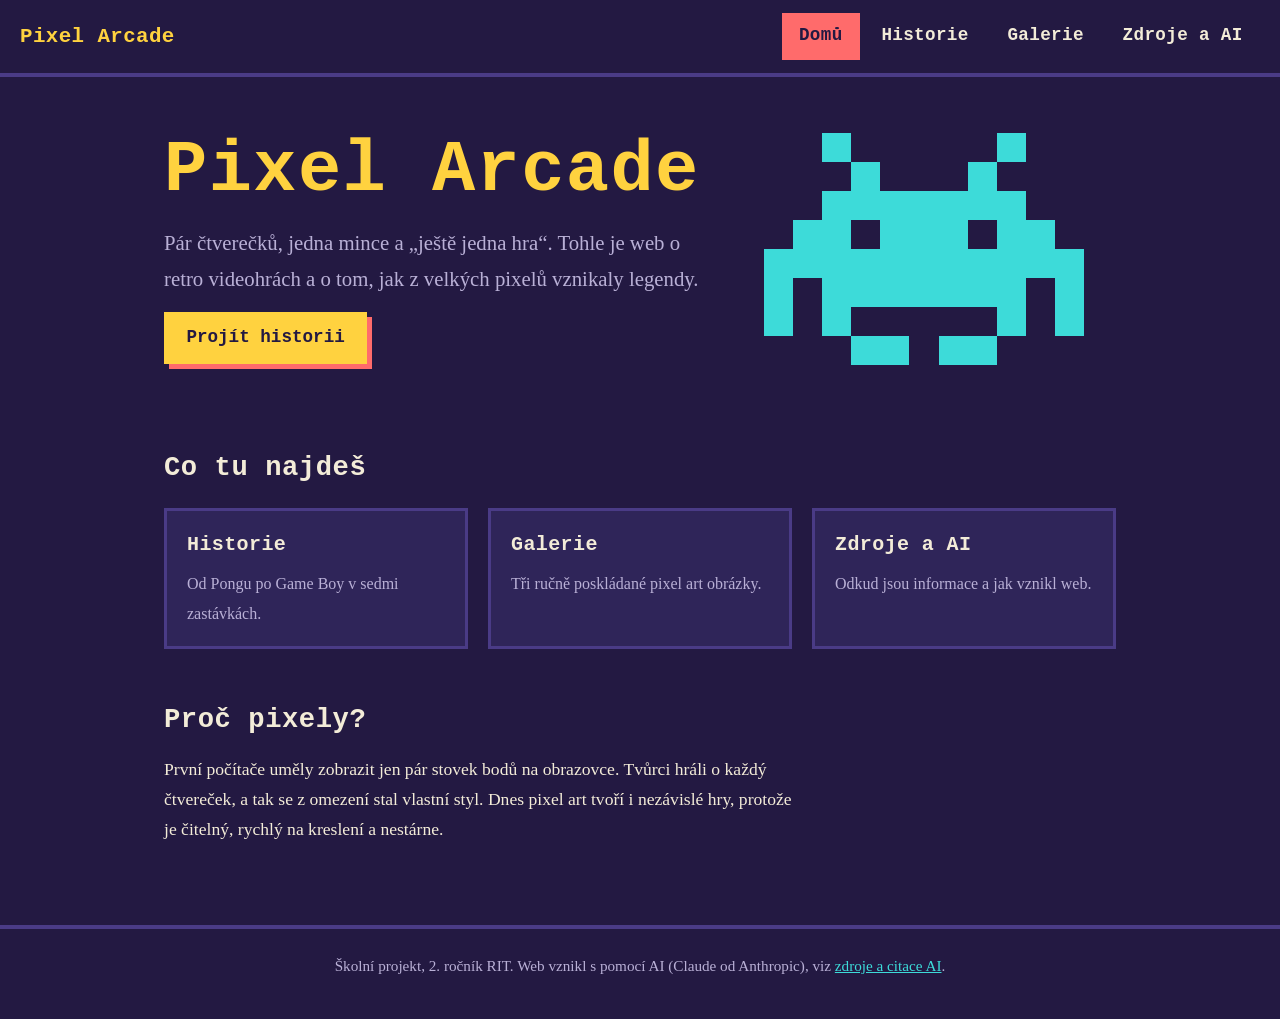
<file: index.html>
<!DOCTYPE html>
<html lang="cs">
<head>
  <meta charset="UTF-8">
  <meta name="viewport" content="width=device-width, initial-scale=1">
  <title>Pixel Arcade – retro videohry</title>
  <meta name="description" content="Malý web o retro videohrách a pixel artu.">
  <link rel="stylesheet" href="style.css">
</head>
<body>
  <header class="web">
    <div class="obal">
      <a class="znacka" href="index.html">Pixel Arcade</a>
      <nav aria-label="Hlavní menu"><ul><li><a href="index.html" aria-current="page">Domů</a></li><li><a href="historie.html">Historie</a></li><li><a href="galerie.html">Galerie</a></li><li><a href="zdroje.html">Zdroje a AI</a></li></ul></nav>
    </div>
  </header>
  <main>
    <section class="hrdina">
      <div>
        <h1>Pixel Arcade</h1>
        <p class="perex">Pár čtverečků, jedna mince a „ještě jedna hra“. Tohle je web o retro videohrách a o tom, jak z velkých pixelů vznikaly legendy.</p>
        <a class="tlacitko" href="historie.html">Projít historii</a>
      </div>
      <img src="img/vetrelec.svg" alt="Pixel art mimozemšťan složený z 11 × 8 čtverečků" width="220" height="160">
    </section>

    <section>
      <h2>Co tu najdeš</h2>
      <div class="rozcesti">
        <a href="historie.html"><h3>Historie</h3><span>Od Pongu po Game Boy v sedmi zastávkách.</span></a>
        <a href="galerie.html"><h3>Galerie</h3><span>Tři ručně poskládané pixel art obrázky.</span></a>
        <a href="zdroje.html"><h3>Zdroje a AI</h3><span>Odkud jsou informace a jak vznikl web.</span></a>
      </div>
    </section>

    <section class="uzky">
      <h2>Proč pixely?</h2>
      <p>První počítače uměly zobrazit jen pár stovek bodů na obrazovce. Tvůrci hráli o každý čtvereček, a tak se z omezení stal vlastní styl. Dnes pixel art tvoří i nezávislé hry, protože je čitelný, rychlý na kreslení a nestárne.</p>
    </section>
  </main>
  <footer class="web">
    <p>Školní projekt, 2. ročník RIT. Web vznikl s pomocí AI (Claude od Anthropic), viz <a href="zdroje.html">zdroje a citace AI</a>.</p>
  </footer>
</body>
</html>
</file>
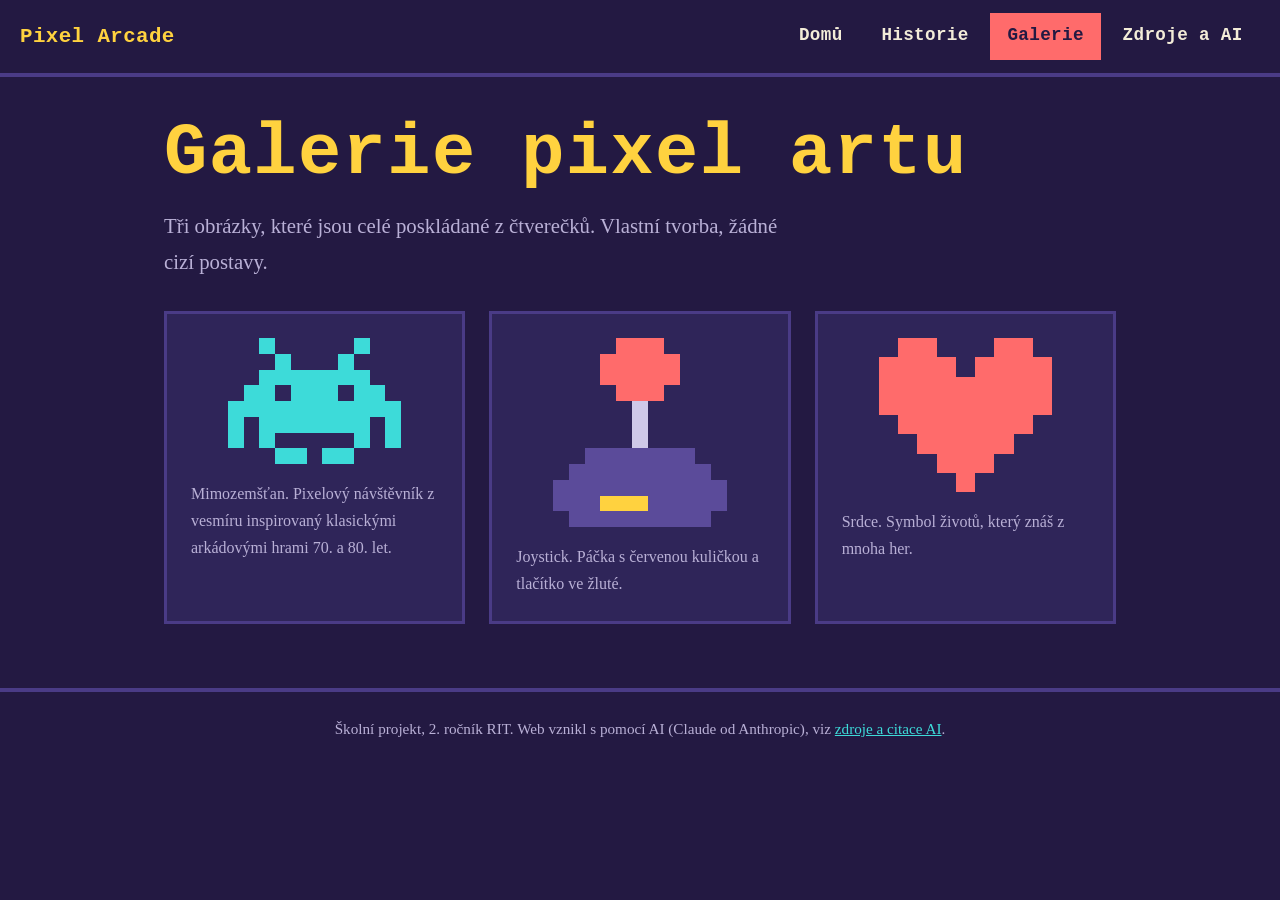
<file: galerie.html>
<!DOCTYPE html>
<html lang="cs">
<head>
  <meta charset="UTF-8">
  <meta name="viewport" content="width=device-width, initial-scale=1">
  <title>Galerie – Pixel Arcade</title>
  <meta name="description" content="Malý web o retro videohrách a pixel artu.">
  <link rel="stylesheet" href="style.css">
</head>
<body>
  <header class="web">
    <div class="obal">
      <a class="znacka" href="index.html">Pixel Arcade</a>
      <nav aria-label="Hlavní menu"><ul><li><a href="index.html">Domů</a></li><li><a href="historie.html">Historie</a></li><li><a href="galerie.html" aria-current="page">Galerie</a></li><li><a href="zdroje.html">Zdroje a AI</a></li></ul></nav>
    </div>
  </header>
  <main>
   <h1>Galerie pixel artu</h1>
    <p class="perex uzky">Tři obrázky, které jsou celé poskládané z čtverečků. Vlastní tvorba, žádné cizí postavy.</p>
    <div class="galerie">
      <figure>
        <img src="img/vetrelec.svg" alt="Tyrkysový pixel art mimozemšťan" width="220" height="160">
        <figcaption>Mimozemšťan. Pixelový návštěvník z vesmíru inspirovaný klasickými arkádovými hrami 70. a 80. let.</figcaption>
      </figure>
      <figure>
        <img src="img/joystick.svg" alt="Pixel art joystick s červenou kuličkou a modrým podstavcem" width="220" height="240">
        <figcaption>Joystick. Páčka s červenou kuličkou a tlačítko ve žluté.</figcaption>
      </figure>
      <figure>
        <img src="img/srdce.svg" alt="Červené pixel art srdce" width="180" height="160">
        <figcaption>Srdce. Symbol životů, který znáš z mnoha her.</figcaption>
      </figure>
    </div>
  </main>
  <footer class="web">
    <p>Školní projekt, 2. ročník RIT. Web vznikl s pomocí AI (Claude od Anthropic), viz <a href="zdroje.html">zdroje a citace AI</a>.</p>
  </footer>
</body>
</html>
</file>
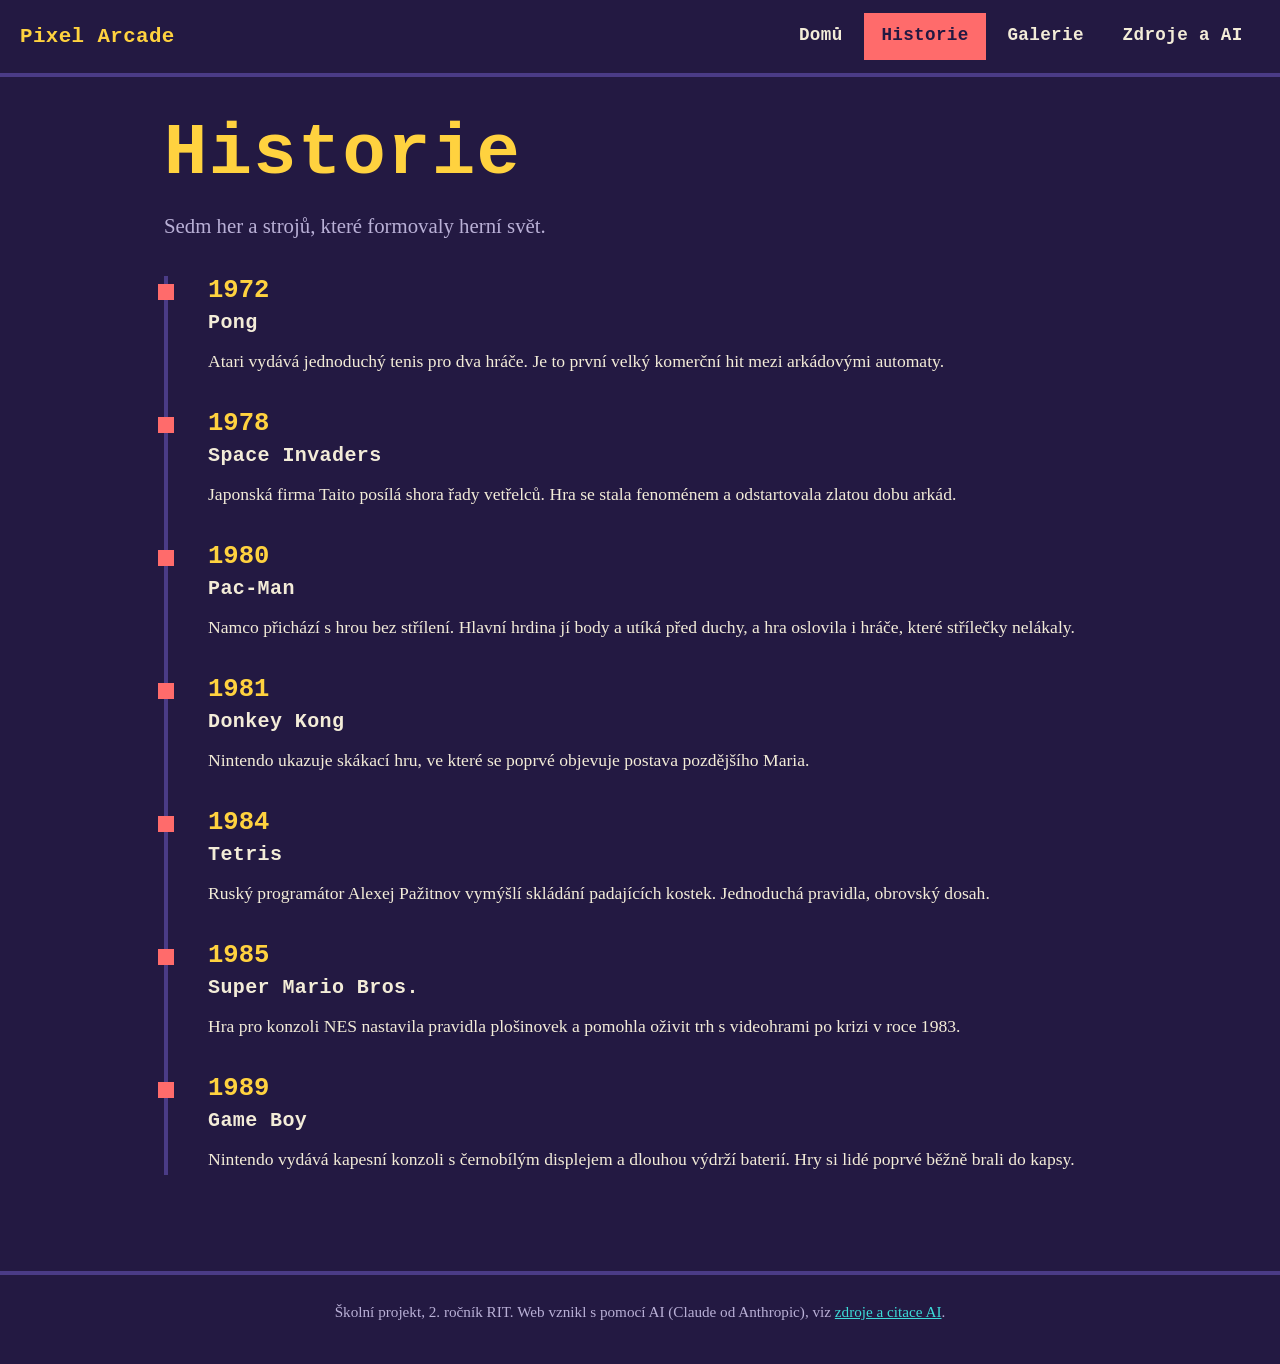
<file: historie.html>
<!DOCTYPE html>
<html lang="cs">
<head>
  <meta charset="UTF-8">
  <meta name="viewport" content="width=device-width, initial-scale=1">
  <title>Historie – Pixel Arcade</title>
  <meta name="description" content="Malý web o retro videohrách a pixel artu.">
  <link rel="stylesheet" href="style.css">
</head>
<body>
  <header class="web">
    <div class="obal">
      <a class="znacka" href="index.html">Pixel Arcade</a>
      <nav aria-label="Hlavní menu"><ul><li><a href="index.html">Domů</a></li><li><a href="historie.html" aria-current="page">Historie</a></li><li><a href="galerie.html">Galerie</a></li><li><a href="zdroje.html">Zdroje a AI</a></li></ul></nav>
    </div>
  </header>
  <main>
    <h1>Historie</h1>
    <p class="perex uzky">Sedm her a strojů, které formovaly herní svět.</p>
    <ol class="casova-osa">
      <li><span class="rok">1972</span><h3>Pong</h3><p>Atari vydává jednoduchý tenis pro dva hráče. Je to první velký komerční hit mezi arkádovými automaty.</p></li>
      <li><span class="rok">1978</span><h3>Space Invaders</h3><p>Japonská firma Taito posílá shora řady vetřelců. Hra se stala fenoménem a odstartovala zlatou dobu arkád.</p></li>
      <li><span class="rok">1980</span><h3>Pac-Man</h3><p>Namco přichází s hrou bez střílení. Hlavní hrdina jí body a utíká před duchy, a hra oslovila i hráče, které střílečky nelákaly.</p></li>
      <li><span class="rok">1981</span><h3>Donkey Kong</h3><p>Nintendo ukazuje skákací hru, ve které se poprvé objevuje postava pozdějšího Maria.</p></li>
      <li><span class="rok">1984</span><h3>Tetris</h3><p>Ruský programátor Alexej Pažitnov vymýšlí skládání padajících kostek. Jednoduchá pravidla, obrovský dosah.</p></li>
      <li><span class="rok">1985</span><h3>Super Mario Bros.</h3><p>Hra pro konzoli NES nastavila pravidla plošinovek a pomohla oživit trh s videohrami po krizi v roce 1983.</p></li>
      <li><span class="rok">1989</span><h3>Game Boy</h3><p>Nintendo vydává kapesní konzoli s černobílým displejem a dlouhou výdrží baterií. Hry si lidé poprvé běžně brali do kapsy.</p></li>
    </ol>
  </main>
  <footer class="web">
    <p>Školní projekt, 2. ročník RIT. Web vznikl s pomocí AI (Claude od Anthropic), viz <a href="zdroje.html">zdroje a citace AI</a>.</p>
  </footer>
</body>
</html>
</file>
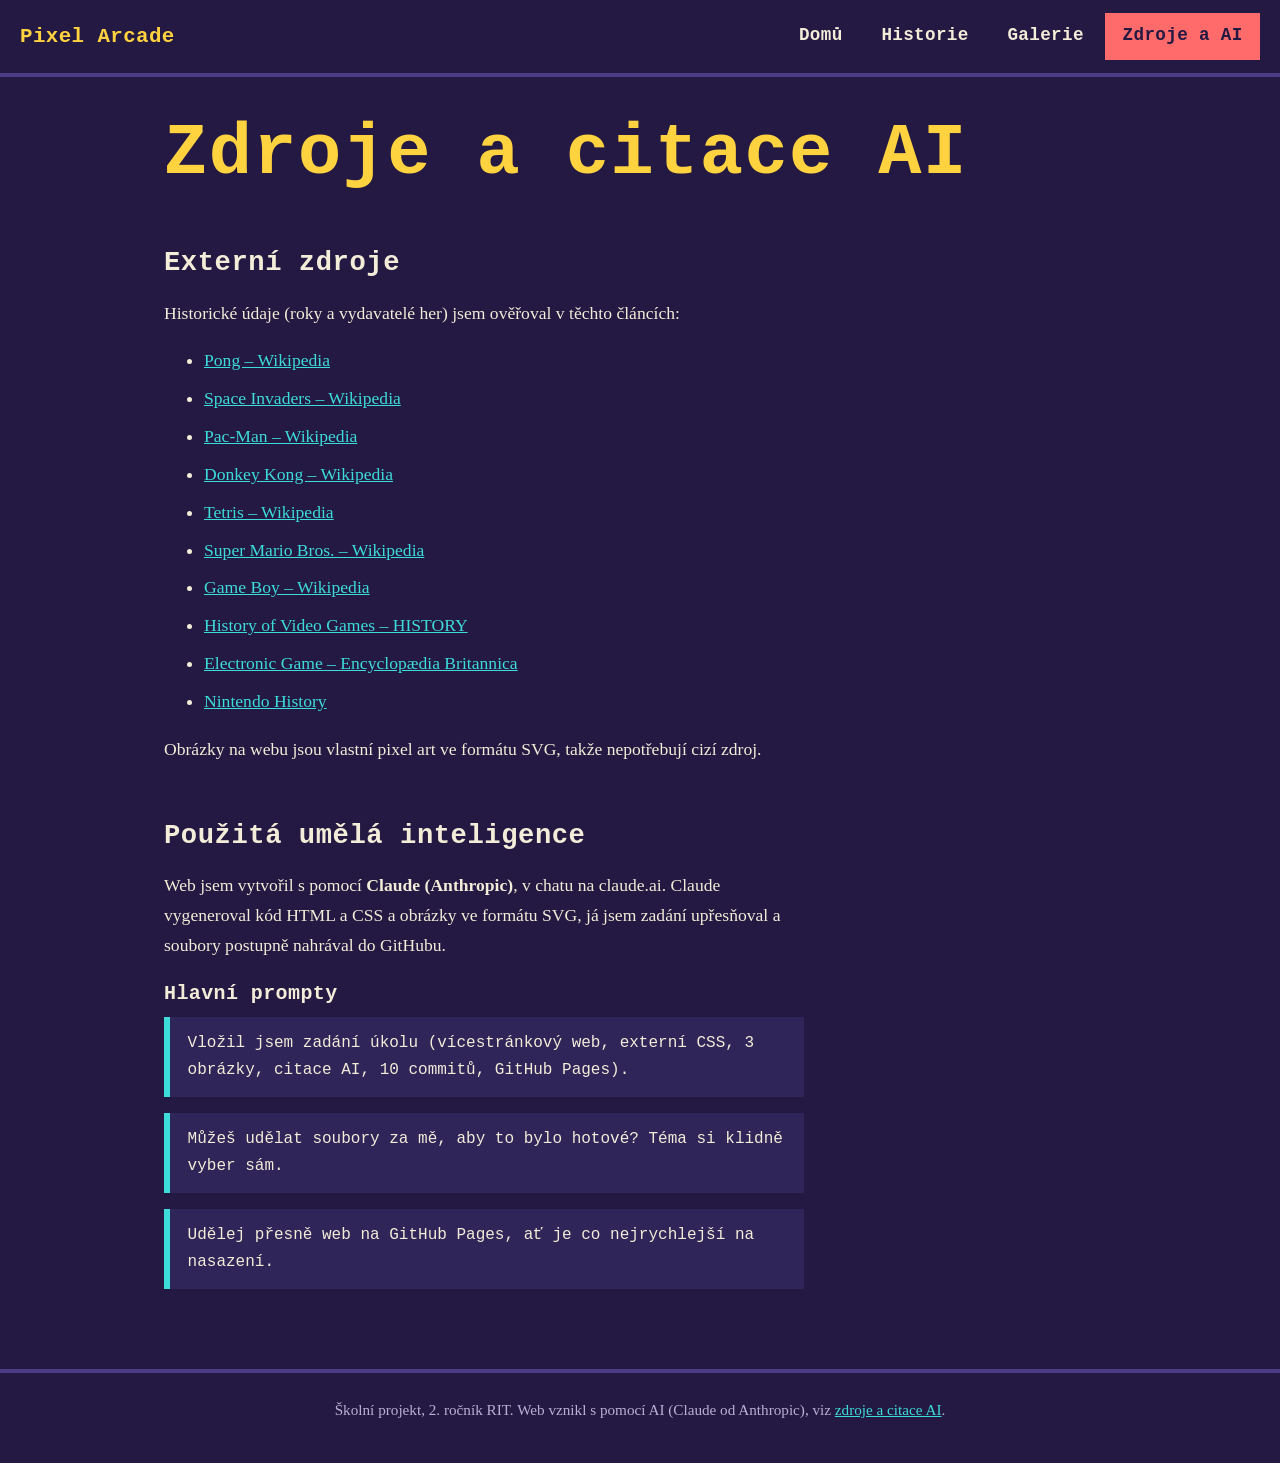
<file: zdroje.html>
<!DOCTYPE html>
<html lang="cs">
<head>
  <meta charset="UTF-8">
  <meta name="viewport" content="width=device-width, initial-scale=1">
  <title>Zdroje a citace AI – Pixel Arcade</title>
  <meta name="description" content="Malý web o retro videohrách a pixel artu.">
  <link rel="stylesheet" href="style.css">
</head>
<body>
  <header class="web">
    <div class="obal">
      <a class="znacka" href="index.html">Pixel Arcade</a>
      <nav aria-label="Hlavní menu"><ul><li><a href="index.html">Domů</a></li><li><a href="historie.html">Historie</a></li><li><a href="galerie.html">Galerie</a></li><li><a href="zdroje.html" aria-current="page">Zdroje a AI</a></li></ul></nav>
    </div>
  </header>
  <main>
    <h1>Zdroje a citace AI</h1>

    <section class="uzky">
      <h2>Externí zdroje</h2>
      <p>Historické údaje (roky a vydavatelé her) jsem ověřoval v těchto článcích:</p>
      <ul class="zdroje">
        <li><a href="https://en.wikipedia.org/wiki/Pong">Pong – Wikipedia</a></li>
        <li><a href="https://en.wikipedia.org/wiki/Space_Invaders">Space Invaders – Wikipedia</a></li>
        <li><a href="https://en.wikipedia.org/wiki/Pac-Man">Pac-Man – Wikipedia</a></li>
        <li><a href="https://en.wikipedia.org/wiki/Donkey_Kong_(video_game)">Donkey Kong – Wikipedia</a></li>
        <li><a href="https://en.wikipedia.org/wiki/Tetris">Tetris – Wikipedia</a></li>
        <li><a href="https://en.wikipedia.org/wiki/Super_Mario_Bros.">Super Mario Bros. – Wikipedia</a></li>
        <li><a href="https://en.wikipedia.org/wiki/Game_Boy">Game Boy – Wikipedia</a></li>
        <li><a href="https://www.history.com/news/history-of-video-games">History of Video Games – HISTORY</a></li>
        <li><a href="https://www.britannica.com/art/electronic-game">Electronic Game – Encyclopædia Britannica</a></li>
        <li><a href="https://www.nintendo.com/company/history/">Nintendo History</a></li>
      </ul>
      <p>Obrázky na webu jsou vlastní pixel art ve formátu SVG, takže nepotřebují cizí zdroj.</p>
    </section>

    <section class="uzky">
      <h2>Použitá umělá inteligence</h2>
      <p>Web jsem vytvořil s pomocí <strong>Claude (Anthropic)</strong>, v chatu na claude.ai. Claude vygeneroval kód HTML a CSS a obrázky ve formátu SVG, já jsem zadání upřesňoval a soubory postupně nahrával do GitHubu.</p>
      <h3>Hlavní prompty</h3>
      <p class="prompt">Vložil jsem zadání úkolu (vícestránkový web, externí CSS, 3 obrázky, citace AI, 10 commitů, GitHub Pages).</p>
      <p class="prompt">Můžeš udělat soubory za mě, aby to bylo hotové? Téma si klidně vyber sám.</p>
      <p class="prompt">Udělej přesně web na GitHub Pages, ať je co nejrychlejší na nasazení.</p>
    </section>
  </main>
  <footer class="web">
    <p>Školní projekt, 2. ročník RIT. Web vznikl s pomocí AI (Claude od Anthropic), viz <a href="zdroje.html">zdroje a citace AI</a>.</p>
  </footer>
</body>
</html>
</file>
<file: style.css>
:root{
  --noc:#231942;
  --panel:#2f2559;
  --okraj:#4a3b86;
  --text:#f3ecd8;
  --tlumeny:#b9b0d6;
  --koral:#ff6b6b;
  --zluta:#ffd23f;
  --tyrkys:#3ddbd9;
  --pismo:"Courier New",Courier,"Liberation Mono",monospace;
}
*{box-sizing:border-box}
html{scroll-padding-top:5rem}
body{
  margin:0;background:var(--noc);color:var(--text);
  font-family:Georgia,"Times New Roman",serif;font-size:1.1rem;line-height:1.7;
}
h1,h2,h3,nav,.znacka{font-family:var(--pismo);font-weight:700;letter-spacing:.02em}
a{color:var(--tyrkys)}
a:hover{color:var(--zluta)}
:focus-visible{outline:3px solid var(--zluta);outline-offset:3px}
img{max-width:100%;height:auto;display:block}

/* hlavička a menu */
header.web{
  position:sticky;top:0;z-index:10;background:var(--noc);
  border-bottom:4px solid var(--okraj);
}
header.web .obal{display:flex;flex-wrap:wrap;align-items:center;justify-content:space-between;gap:.5rem 2rem;padding:.8rem 1.25rem}
.znacka{font-size:1.3rem;color:var(--zluta);text-decoration:none}
nav ul{list-style:none;margin:0;padding:0;display:flex;flex-wrap:wrap;gap:.25rem}
nav a{
  display:block;padding:.35rem .9rem;color:var(--text);text-decoration:none;
  border:3px solid transparent;
}
nav a:hover{border-color:var(--okraj);color:var(--text)}
nav a[aria-current="page"]{background:var(--koral);color:var(--noc);border-color:var(--koral)}

main{max-width:62rem;margin:0 auto;padding:2.5rem 1.25rem 4rem}
.uzky{max-width:40rem}

h1{font-size:clamp(2.4rem,7vw,4.5rem);line-height:1.05;margin:0 0 1rem;color:var(--zluta)}
h2{font-size:1.7rem;margin:3rem 0 .75rem}
h3{font-size:1.25rem;margin:0 0 .4rem}
p{margin:0 0 1rem}
.perex{font-size:1.3rem;color:var(--tlumeny)}

/* úvodní stránka */
.hrdina{display:grid;grid-template-columns:1.4fr 1fr;gap:2rem;align-items:center;padding:1rem 0 2rem}
.hrdina img{width:100%;max-width:20rem;margin:0 auto;animation:krok 1.6s steps(1,end) 4}
@keyframes krok{
  0%{transform:translateX(-12px)}
  50%{transform:translateX(12px)}
  100%{transform:translateX(-12px)}
}
@media (prefers-reduced-motion:reduce){.hrdina img{animation:none}}

.tlacitko{
  display:inline-block;background:var(--zluta);color:var(--noc);text-decoration:none;
  font-family:var(--pismo);font-weight:700;padding:.7rem 1.4rem;
  box-shadow:5px 5px 0 var(--koral);
}
.tlacitko:hover{color:var(--noc);background:#fff1a8}
.tlacitko:active{transform:translate(3px,3px);box-shadow:2px 2px 0 var(--koral)}

.rozcesti{display:grid;grid-template-columns:repeat(auto-fit,minmax(15rem,1fr));gap:1.25rem;margin-top:1rem}
.rozcesti a{
  display:block;background:var(--panel);border:3px solid var(--okraj);padding:1.1rem 1.25rem;
  color:var(--text);text-decoration:none;
}
.rozcesti a:hover{border-color:var(--zluta);color:var(--text)}
.rozcesti span{color:var(--tlumeny);font-size:1rem}

/* historie */
.casova-osa{list-style:none;margin:2rem 0 0;padding:0 0 0 1.5rem;border-left:4px solid var(--okraj)}
.casova-osa li{position:relative;margin:0 0 2rem;padding-left:1rem}
.casova-osa li::before{
  content:"";position:absolute;left:calc(-1.5rem - 10px);top:.55rem;
  width:16px;height:16px;background:var(--koral);
}
.rok{font-family:var(--pismo);font-weight:700;font-size:1.6rem;color:var(--zluta);display:block;line-height:1.2}

/* galerie */
.galerie{display:grid;grid-template-columns:repeat(auto-fit,minmax(16rem,1fr));gap:1.5rem;margin-top:2rem}
.galerie figure{margin:0;background:var(--panel);border:3px solid var(--okraj);padding:1.5rem}
.galerie img{width:70%;margin:0 auto 1rem}
.galerie figcaption{color:var(--tlumeny);font-size:1rem}

/* zdroje */
.zdroje li{margin-bottom:.5rem}
.prompt{background:var(--panel);border-left:6px solid var(--tyrkys);padding:.8rem 1.1rem;margin:0 0 1rem;font-family:var(--pismo);font-size:1rem}

footer.web{border-top:4px solid var(--okraj);padding:1.5rem 1.25rem;text-align:center;color:var(--tlumeny);font-size:.95rem}

@media (max-width:42rem){
  .hrdina{grid-template-columns:1fr}
  .hrdina img{order:-1;max-width:12rem}
}
</file>
